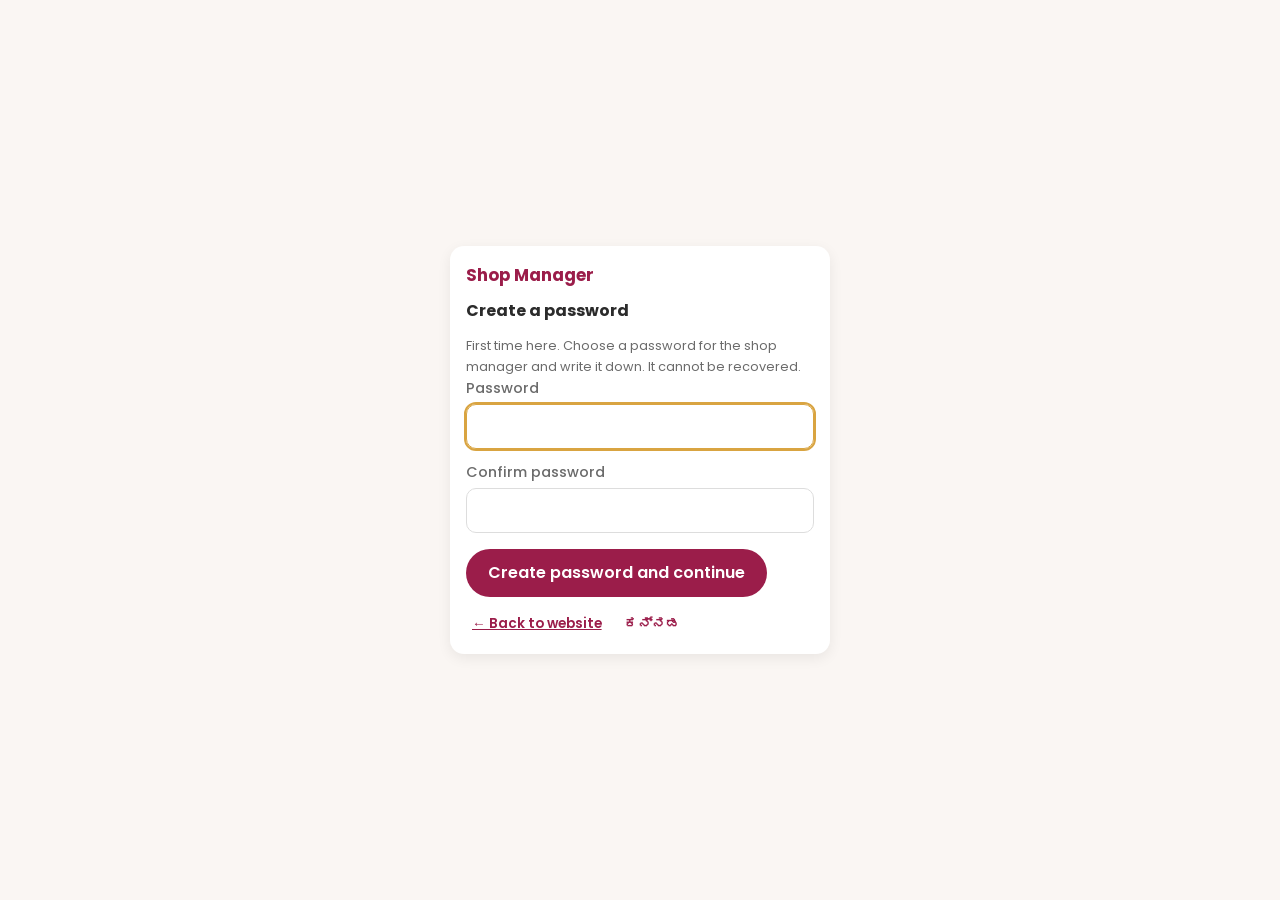
<file: admin.html>
<!DOCTYPE html>
<html lang="en">
<head>
  <meta charset="UTF-8" />
  <meta name="viewport" content="width=device-width, initial-scale=1.0" />
  <meta name="robots" content="noindex, nofollow" />
  <title>Shop Manager</title>
  <link rel="preconnect" href="https://fonts.googleapis.com" />
  <link rel="preconnect" href="https://fonts.gstatic.com" crossorigin />
  <link href="https://fonts.googleapis.com/css2?family=Noto+Sans+Kannada:wght@400;600;700&family=Poppins:wght@400;500;600&display=swap" rel="stylesheet" />
  <script>
    // Not logged in? Go to the login page before anything is shown.
    (function () {
      try {
        if (!localStorage.getItem("shopManagerLock.v1") || sessionStorage.getItem("shopManagerAuth") !== "1") {
          document.documentElement.style.display = "none";
          location.replace("login.html");
        }
      } catch (e) { location.replace("login.html"); }
    })();
  </script>
  <link rel="stylesheet" href="admin.css" />
</head>
<body>

  <header class="top">
    <h1 id="appTitle">Shop Manager</h1>
    <div class="top-actions">
      <button id="lockBtn" class="chip" type="button" data-i18n="lock.lockNow">Log out</button>
      <button id="alertBtn" class="chip" type="button">Enable alerts</button>
      <button id="langBtn" class="chip" type="button">ಕನ್ನಡ</button>
    </div>
  </header>

  <!-- Red banner shown whenever any item has fewer than 3 pieces -->
  <div id="lowBanner" class="banner" hidden></div>

  <main>

    <!-- HOME -->
    <section id="tab-home" class="tab active">
      <form id="settingsForm" class="card" autocomplete="off">
        <h2 data-i18n="set.title">Shop details</h2>
        <label><span data-i18n="set.shopName">Shop name</span>
          <input id="shopName" type="text" maxlength="60" /></label>
        <button class="btn" type="submit" data-i18n="btn.save">Save</button>
      </form>

      <form id="passwordForm" class="card" autocomplete="off">
        <h2 data-i18n="pw.title">Password</h2>
        <p id="pwStatus" class="muted"></p>
        <label id="pwCurrentWrap"><span data-i18n="pw.current">Current password</span>
          <input id="pwCurrent" type="password" autocomplete="current-password" /></label>
        <label><span data-i18n="pw.new">New password</span>
          <input id="pwNew" type="password" autocomplete="new-password" /></label>
        <label><span data-i18n="pw.confirm">Confirm new password</span>
          <input id="pwConfirm" type="password" autocomplete="new-password" /></label>
        <div class="btn-row">
          <button class="btn" type="submit" data-i18n="pw.save">Save password</button>        </div>
      </form>

      <div class="stats">
        <div class="stat"><span class="stat-label" data-i18n="dash.today">Today's sales</span><strong id="statToday">₹0</strong></div>
        <div class="stat"><span class="stat-label" data-i18n="dash.month">This month</span><strong id="statMonth">₹0</strong></div>
        <div class="stat"><span class="stat-label" data-i18n="dash.items">Pieces in stock</span><strong id="statPieces">0</strong></div>
        <div class="stat"><span class="stat-label" data-i18n="dash.low">Low stock items</span><strong id="statLow">0</strong></div>
      </div>

      <div class="card">
        <h2 data-i18n="dash.lowList">Needs restocking</h2>
        <div id="lowList"></div>
      </div>

      <div class="card">
        <h2 data-i18n="dash.backup">Backup</h2>
        <p class="muted" data-i18n="dash.backupHelp">Your data is saved on this phone/browser only. Download a backup often.</p>
        <div class="btn-row">
          <button id="exportBtn" class="btn" type="button" data-i18n="btn.export">Download backup</button>
          <label class="btn btn-light" for="importFile" data-i18n="btn.import">Restore backup</label>
          <input id="importFile" type="file" accept="application/json,.json" hidden />
        </div>
      </div>
    </section>

    <!-- STOCK -->
    <section id="tab-stock" class="tab">
      <form id="itemForm" class="card" autocomplete="off">
        <h2 id="itemFormTitle" data-i18n="stock.add">Add item</h2>
        <input type="hidden" id="itemId" />
        <label><span data-i18n="f.name">Item name</span>
          <input id="itemName" type="text" required maxlength="80" /></label>
        <label><span data-i18n="f.category">Category</span>
          <input id="itemCategory" type="text" maxlength="40" placeholder="Saree, Kurti..." /></label>
        <div class="two">
          <label><span data-i18n="f.cost">Cost price (₹)</span>
            <input id="itemCost" type="number" inputmode="decimal" min="0" step="any" /></label>
          <label><span data-i18n="f.price">Selling price (₹)</span>
            <input id="itemPrice" type="number" inputmode="decimal" min="0" step="any" /></label>
        </div>
        <label><span data-i18n="f.qty">Quantity</span>
          <input id="itemQty" type="number" inputmode="numeric" min="0" step="1" value="0" /></label>
        <div class="btn-row">
          <button class="btn" type="submit" data-i18n="btn.save">Save</button>
          <button id="itemCancel" class="btn btn-light" type="button" data-i18n="btn.cancel" hidden>Cancel</button>
        </div>
      </form>

      <input id="stockSearch" class="search" type="search" data-i18n-ph="stock.search" placeholder="Search items" />
      <div id="stockList"></div>
    </section>

    <!-- SALES -->
    <section id="tab-sales" class="tab">
      <form id="saleForm" class="card" autocomplete="off">
        <h2 data-i18n="sales.record">Record a sale</h2>
        <label><span data-i18n="f.item">Item</span>
          <select id="saleItem" required></select></label>
        <div class="two">
          <label><span data-i18n="f.saleQty">Quantity sold</span>
            <input id="saleQty" type="number" inputmode="numeric" min="1" step="1" value="1" required /></label>
          <label><span data-i18n="f.salePrice">Price per piece (₹)</span>
            <input id="salePrice" type="number" inputmode="decimal" min="0" step="any" required /></label>
        </div>
        <label><span data-i18n="f.date">Date</span>
          <input id="saleDate" type="date" required /></label>
        <button class="btn" type="submit" data-i18n="btn.sell">Record sale</button>
      </form>

      <div class="card">
        <h2><span data-i18n="sales.history">Recent sales</span> · <span id="todayTotal" class="muted">₹0</span></h2>
        <div id="salesList"></div>
      </div>
    </section>

    <!-- BILLS -->
    <section id="tab-bills" class="tab">
      <form id="billForm" class="card" autocomplete="off">
        <h2 data-i18n="bills.add">Save wholesale bill</h2>
        <label><span data-i18n="f.photo">Photo of the list</span>
          <input id="billPhoto" type="file" accept="image/*" /></label>
        <img id="billPreview" class="preview" alt="" hidden />
        <label><span data-i18n="f.supplier">Supplier</span>
          <input id="billSupplier" type="text" maxlength="80" /></label>
        <div class="two">
          <label><span data-i18n="f.date">Date</span>
            <input id="billDate" type="date" required /></label>
          <label><span data-i18n="f.amount">Total amount (₹)</span>
            <input id="billAmount" type="number" inputmode="decimal" min="0" step="any" /></label>
        </div>
        <label><span data-i18n="f.note">Note</span>
          <input id="billNote" type="text" maxlength="120" /></label>
        <button class="btn" type="submit" data-i18n="btn.save">Save</button>
      </form>

      <div class="card">
        <h2 data-i18n="bills.history">Saved bills</h2>
        <div id="billList"></div>
      </div>
    </section>

    <!-- REPORTS -->
    <section id="tab-reports" class="tab">
      <div class="card no-print">
        <h2 data-i18n="rep.make">Make a report</h2>
        <label><span data-i18n="rep.period">Report for</span>
          <select id="repKind">
            <option value="day" data-i18n="rep.day">Day</option>
            <option value="week" data-i18n="rep.week">Week (Mon–Sun)</option>
            <option value="month" data-i18n="rep.month">Month</option>
            <option value="year" data-i18n="rep.year">Year</option>
          </select></label>
        <label><span data-i18n="rep.pickDate">Choose any date inside the period</span>
          <input id="repDate" type="date" /></label>
        <p id="repRange" class="muted"></p>
        <button id="repDownload" class="btn" type="button" data-i18n="rep.download">Download PDF</button>
        <p class="muted" data-i18n="rep.howto">A print window opens. Choose 'Save as PDF' as the printer, then tap Save.</p>
      </div>
      <div id="reportPreview" class="report"></div>
    </section>

  </main>

  <nav class="bottom-nav">
    <button class="nav-btn active" data-tab="home" type="button" data-i18n="nav.home">Home</button>
    <button class="nav-btn" data-tab="stock" type="button" data-i18n="nav.stock">Stock</button>
    <button class="nav-btn" data-tab="sales" type="button" data-i18n="nav.sales">Sales</button>
    <button class="nav-btn" data-tab="bills" type="button" data-i18n="nav.bills">Bills</button>
    <button class="nav-btn" data-tab="reports" type="button" data-i18n="nav.reports">Reports</button>
  </nav>

  <!-- Full-size bill photo viewer -->
  <div id="viewer" class="viewer" hidden>
    <button id="viewerClose" class="btn btn-light" type="button" data-i18n="btn.close">Close</button>
    <img id="viewerImg" alt="" />
    <p id="viewerCaption"></p>
  </div>

  <div id="toast" class="toast" hidden></div>

  <script src="auth.js"></script>
  <script src="admin.js"></script>
</body>
</html>
</file>
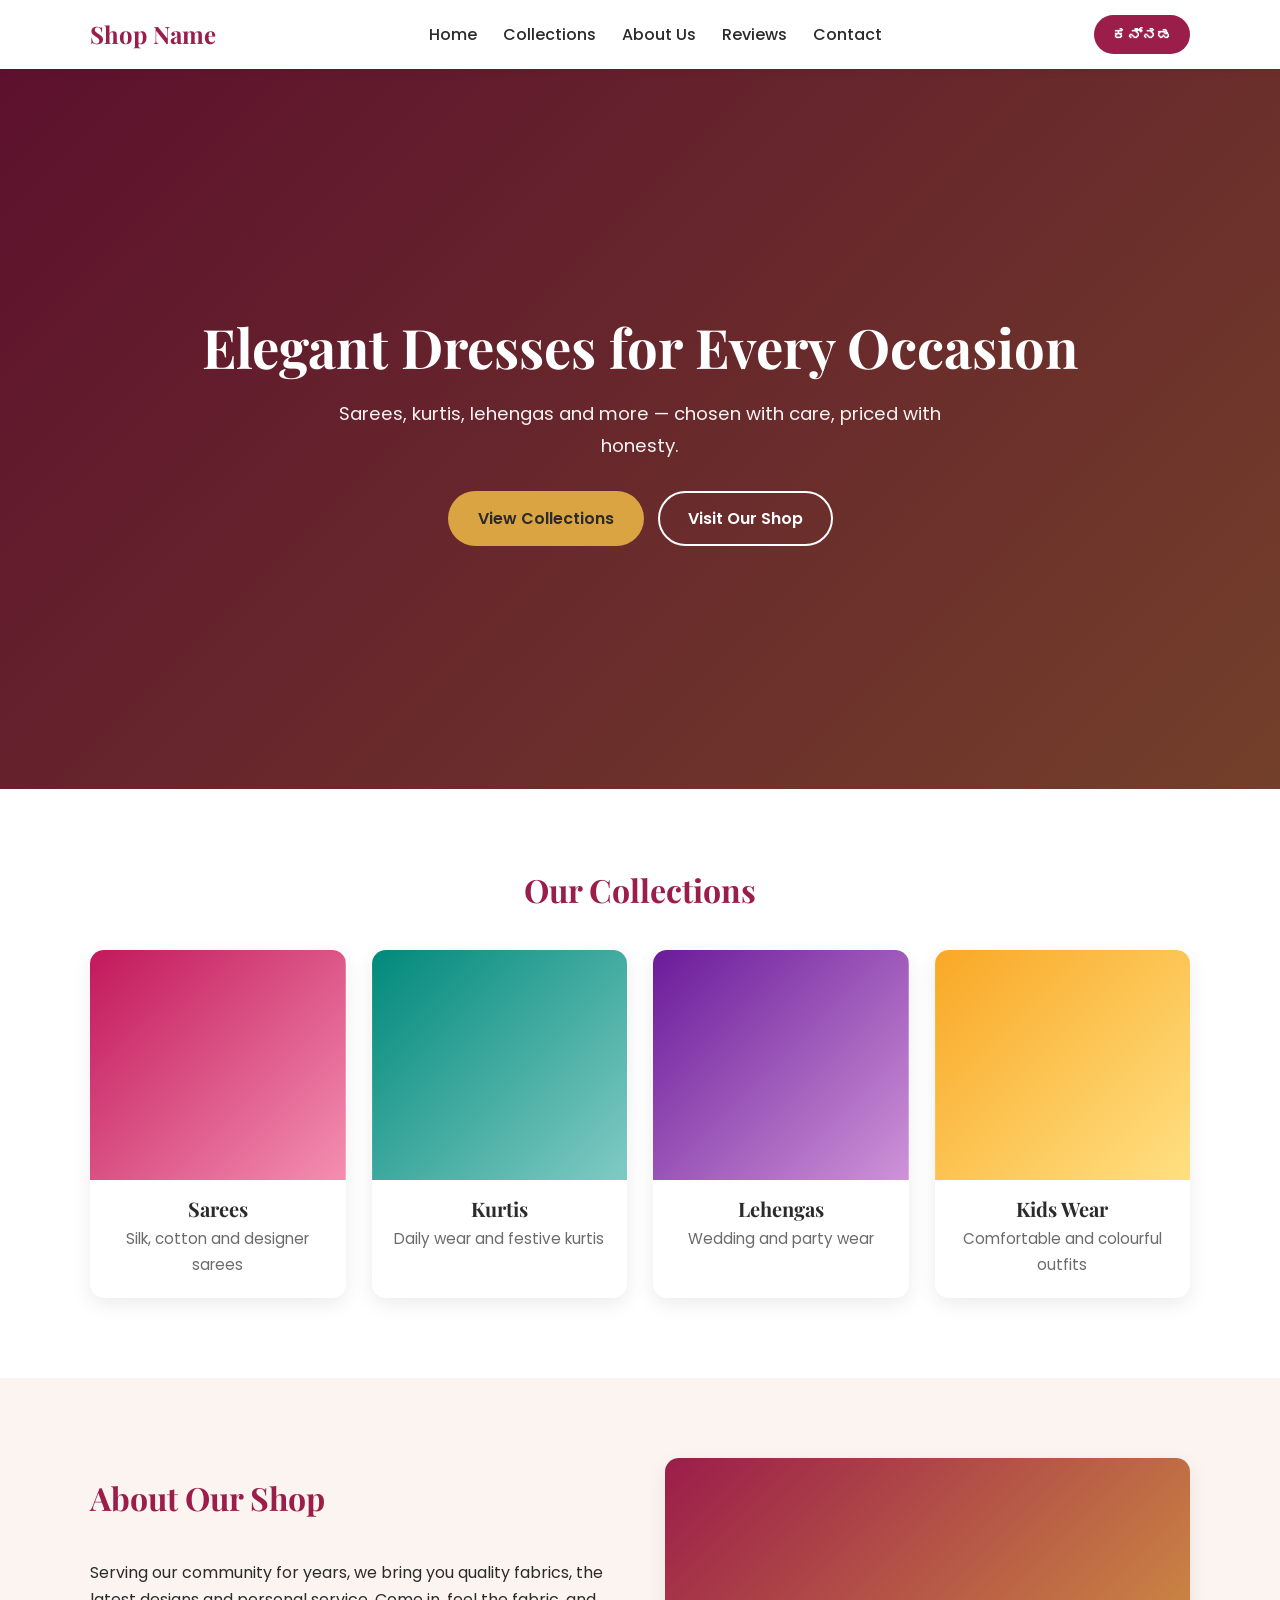
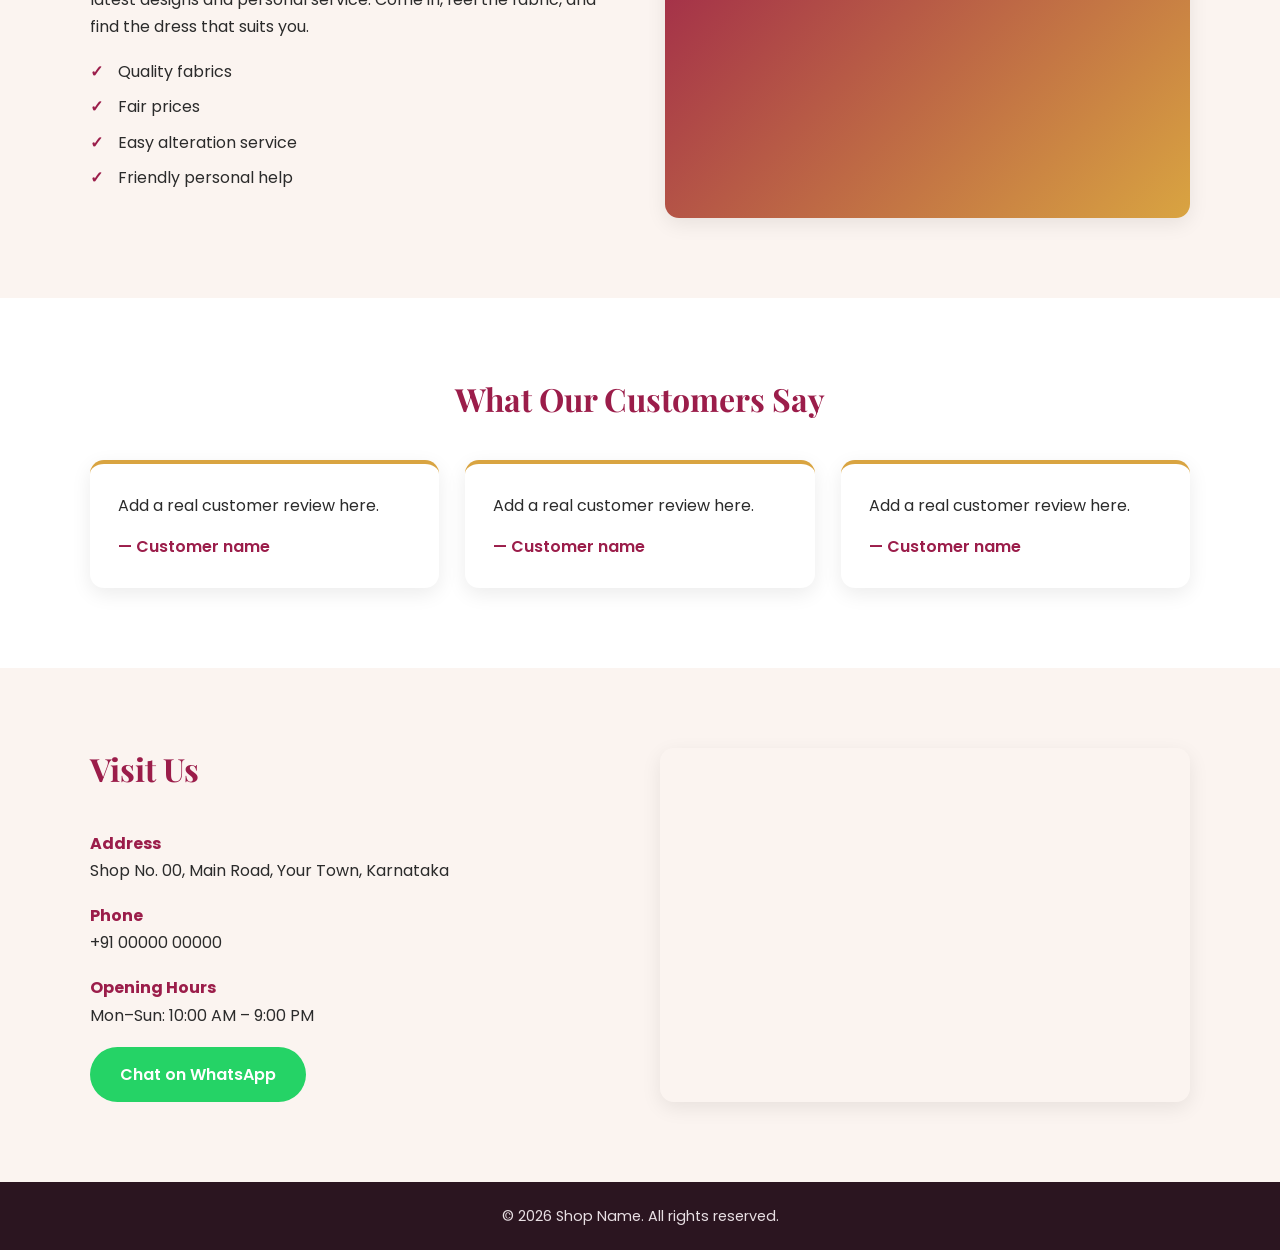
<file: index11.html>
<!DOCTYPE html>
<html lang="en">
<head>
  <meta charset="UTF-8" />
  <meta name="viewport" content="width=device-width, initial-scale=1.0" />
  <title>Shop Name | Dress Shop</title>
  <meta name="description" content="Sarees, kurtis, lehengas and kids wear. Visit our dress shop." />

  <!-- Fonts: Poppins for English, Noto Sans Kannada for Kannada -->
  <link rel="preconnect" href="https://fonts.googleapis.com" />
  <link rel="preconnect" href="https://fonts.gstatic.com" crossorigin />
  <link href="https://fonts.googleapis.com/css2?family=Noto+Sans+Kannada:wght@400;600;700&family=Playfair+Display:wght@600;700&family=Poppins:wght@400;500;600&display=swap" rel="stylesheet" />

  <link rel="stylesheet" href="style.css" />
</head>
<body>

  <!-- HEADER -->
  <header class="header">
    <div class="container header-inner">
      <a href="#home" class="logo" data-i18n="shop.name">Shop Name</a>

      <nav class="nav" id="nav">
        <a href="#home" data-i18n="nav.home">Home</a>
        <a href="#collections" data-i18n="nav.collections">Collections</a>
        <a href="#about" data-i18n="nav.about">About Us</a>
        <a href="#reviews" data-i18n="nav.reviews">Reviews</a>
        <a href="#contact" data-i18n="nav.contact">Contact</a>
      </nav>

      <div class="header-actions">
        <button id="langToggle" class="lang-btn" aria-label="Change language">ಕನ್ನಡ</button>
        <button id="menuBtn" class="menu-btn" aria-label="Open menu">&#9776;</button>
      </div>
    </div>
  </header>

  <main>
    <!-- HERO -->
    <section id="home" class="hero">
      <div class="container hero-inner">
        <h1 data-i18n="hero.title">Elegant Dresses for Every Occasion</h1>
        <p data-i18n="hero.subtitle">Sarees, kurtis, lehengas and more — chosen with care, priced with honesty.</p>
        <div class="hero-buttons">
          <a href="#collections" class="btn btn-primary" data-i18n="hero.cta1">View Collections</a>
          <a href="#contact" class="btn btn-outline" data-i18n="hero.cta2">Visit Our Shop</a>
        </div>
      </div>
    </section>

    <!-- COLLECTIONS -->
    <section id="collections" class="section">
      <div class="container">
        <h2 class="section-title" data-i18n="collections.title">Our Collections</h2>
        <div class="grid">
          <!-- Replace the .card-img background with real photos: style="background-image:url('images/sarees.jpg')" -->
          <article class="card">
            <div class="card-img img1"></div>
            <h3 data-i18n="col.sarees">Sarees</h3>
            <p data-i18n="col.sarees.desc">Silk, cotton and designer sarees</p>
          </article>
          <article class="card">
            <div class="card-img img2"></div>
            <h3 data-i18n="col.kurtis">Kurtis</h3>
            <p data-i18n="col.kurtis.desc">Daily wear and festive kurtis</p>
          </article>
          <article class="card">
            <div class="card-img img3"></div>
            <h3 data-i18n="col.lehengas">Lehengas</h3>
            <p data-i18n="col.lehengas.desc">Wedding and party wear</p>
          </article>
          <article class="card">
            <div class="card-img img4"></div>
            <h3 data-i18n="col.kids">Kids Wear</h3>
            <p data-i18n="col.kids.desc">Comfortable and colourful outfits</p>
          </article>
        </div>
      </div>
    </section>

    <!-- ABOUT -->
    <section id="about" class="section section-alt">
      <div class="container about">
        <div class="about-text">
          <h2 class="section-title left" data-i18n="about.title">About Our Shop</h2>
          <p data-i18n="about.text">Serving our community for years, we bring you quality fabrics, the latest designs and personal service. Come in, feel the fabric, and find the dress that suits you.</p>
          <ul class="features">
            <li data-i18n="about.f1">Quality fabrics</li>
            <li data-i18n="about.f2">Fair prices</li>
            <li data-i18n="about.f3">Easy alteration service</li>
            <li data-i18n="about.f4">Friendly personal help</li>
          </ul>
        </div>
        <div class="about-img"></div>
      </div>
    </section>

    <!-- REVIEWS (replace with REAL customer reviews) -->
    <section id="reviews" class="section">
      <div class="container">
        <h2 class="section-title" data-i18n="reviews.title">What Our Customers Say</h2>
        <div class="grid grid-3">
          <blockquote class="review">
            <p data-i18n="reviews.r1">Add a real customer review here.</p>
            <cite data-i18n="reviews.name">— Customer name</cite>
          </blockquote>
          <blockquote class="review">
            <p data-i18n="reviews.r1">Add a real customer review here.</p>
            <cite data-i18n="reviews.name">— Customer name</cite>
          </blockquote>
          <blockquote class="review">
            <p data-i18n="reviews.r1">Add a real customer review here.</p>
            <cite data-i18n="reviews.name">— Customer name</cite>
          </blockquote>
        </div>
      </div>
    </section>

    <!-- CONTACT -->
    <section id="contact" class="section section-alt">
      <div class="container contact">
        <div class="contact-info">
          <h2 class="section-title left" data-i18n="contact.title">Visit Us</h2>

          <h4 data-i18n="contact.address">Address</h4>
          <p data-i18n="contact.address.value">Shop No. 00, Main Road, Your Town, Karnataka</p>

          <h4 data-i18n="contact.phone">Phone</h4>
          <p><a href="tel:+910000000000">+91 00000 00000</a></p>

          <h4 data-i18n="contact.hours">Opening Hours</h4>
          <p data-i18n="contact.hours.value">Mon–Sun: 10:00 AM – 9:00 PM</p>

          <a class="btn btn-whatsapp" target="_blank" rel="noopener"
             href="https://wa.me/910000000000?text=Hello" data-i18n="contact.whatsapp">Chat on WhatsApp</a>
        </div>

        <div class="map">
          <!-- Google Maps > Share > Embed a map > paste the iframe src below -->
          <iframe src="https://www.google.com/maps?q=Karnataka&output=embed"
                  loading="lazy" title="Shop location" allowfullscreen></iframe>
        </div>
      </div>
    </section>
  </main>

  <footer class="footer">
    <div class="container">
      <p data-i18n="footer.text">© 2026 Shop Name. All rights reserved.</p>
    </div>
  </footer>

  <script src="translations.js"></script>
  <script src="script.js"></script>
</body>
</html>
</file>
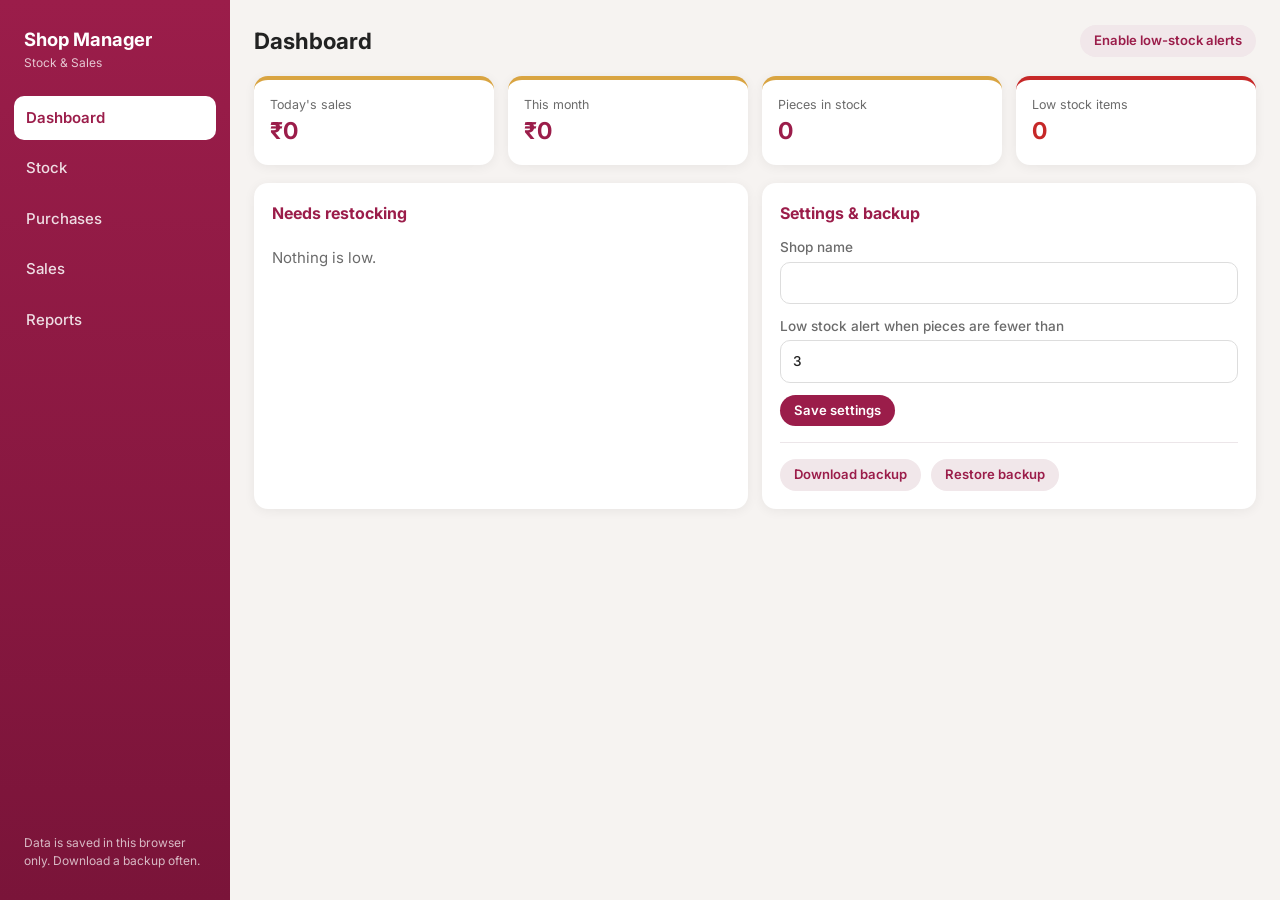
<file: index21.html>
<!DOCTYPE html>
<html lang="en">
<head>
<meta charset="UTF-8" />
<meta name="viewport" content="width=device-width, initial-scale=1.0" />
<meta name="robots" content="noindex, nofollow" />
<title>Shop Manager</title>
<link rel="preconnect" href="https://fonts.googleapis.com" />
<link rel="preconnect" href="https://fonts.gstatic.com" crossorigin />
<link href="https://fonts.googleapis.com/css2?family=Inter:wght@400;500;600;700&display=swap" rel="stylesheet" />
<style>
:root{
  --primary:#9b1d4a; --primary-dark:#7a1439; --accent:#d9a441;
  --bg:#f6f3f1; --card:#fff; --text:#222; --muted:#6b6b6b; --line:#ece6e9;
  --ok:#1b8a4b; --warn:#c77700; --bad:#c62828; --radius:14px;
  --shadow:0 2px 12px rgba(0,0,0,.06);
}
*{box-sizing:border-box;margin:0;padding:0}
[hidden]{display:none!important}
body{font-family:"Inter",system-ui,sans-serif;background:var(--bg);color:var(--text);line-height:1.5;font-size:15px}

/* Layout */
.app{display:grid;grid-template-columns:230px 1fr;min-height:100vh}
.side{background:linear-gradient(180deg,var(--primary),var(--primary-dark));color:#fff;padding:20px 14px;position:sticky;top:0;height:100vh;display:flex;flex-direction:column;gap:6px}
.brand{font-size:1.15rem;font-weight:700;padding:6px 10px 18px;overflow-wrap:anywhere}
.brand small{display:block;font-weight:400;opacity:.75;font-size:.75rem}
.nav-btn{background:none;border:none;color:#fff;text-align:left;padding:11px 12px;border-radius:10px;font:inherit;font-weight:500;cursor:pointer;display:flex;justify-content:space-between;align-items:center;opacity:.85}
.nav-btn:hover{background:rgba(255,255,255,.12);opacity:1}
.nav-btn.active{background:#fff;color:var(--primary);opacity:1;font-weight:600}
.pill{background:var(--bad);color:#fff;border-radius:999px;font-size:.72rem;padding:1px 8px;font-weight:600}
.side-foot{margin-top:auto;font-size:.75rem;opacity:.7;padding:10px}
.main{padding:24px;max-width:1100px;width:100%}
.page-head{display:flex;justify-content:space-between;align-items:center;gap:10px;flex-wrap:wrap;margin-bottom:18px}
.page-head h1{font-size:1.4rem}
.tab{display:none}.tab.active{display:block}

/* Components */
.card{background:var(--card);border-radius:var(--radius);box-shadow:var(--shadow);padding:18px;margin-bottom:18px}
.card h2{font-size:1rem;color:var(--primary);margin-bottom:12px}
.grid{display:grid;gap:14px}
.g4{grid-template-columns:repeat(4,1fr)}
.g2{grid-template-columns:1fr 1fr}
.g3{grid-template-columns:repeat(3,1fr)}
.stat{background:var(--card);border-radius:var(--radius);box-shadow:var(--shadow);padding:16px;border-top:4px solid var(--accent)}
.stat span{display:block;font-size:.78rem;color:var(--muted)}
.stat strong{font-size:1.45rem;color:var(--primary)}
.stat.red{border-top-color:var(--bad)}.stat.red strong{color:var(--bad)}
label{display:block;font-size:.85rem;font-weight:500;margin-bottom:12px}
label>span{display:block;color:var(--muted);margin-bottom:4px}
input,select,textarea{width:100%;padding:10px 12px;border:1px solid #ddd;border-radius:10px;font:inherit;background:#fff;color:var(--text)}
input:focus,select:focus{outline:2px solid var(--accent);border-color:var(--accent)}
.btn{background:var(--primary);color:#fff;border:none;border-radius:999px;padding:10px 20px;font:inherit;font-weight:600;cursor:pointer;display:inline-block;text-align:center}
.btn:hover{background:var(--primary-dark)}
.btn.light{background:#f1e7ea;color:var(--primary)}.btn.light:hover{background:#e8d8dd}
.btn.sm{padding:6px 14px;font-size:.82rem}
.btn-row{display:flex;gap:10px;flex-wrap:wrap;align-items:center}
.link{background:none;border:none;color:var(--primary);font:inherit;font-weight:600;font-size:.84rem;cursor:pointer;padding:3px 6px}
.link.danger{color:var(--bad)}
.muted{color:var(--muted);font-size:.88rem}
.empty{color:var(--muted);padding:10px 0}
.badge{font-size:.75rem;font-weight:600;padding:3px 10px;border-radius:999px;background:#e3f4ea;color:var(--ok);white-space:nowrap}
.badge.warn{background:#fff0d9;color:var(--warn)}.badge.bad{background:#fde3e3;color:var(--bad)}
.banner{background:var(--bad);color:#fff;padding:11px 16px;border-radius:12px;font-weight:600;margin-bottom:16px;cursor:pointer}

/* Tables */
.tw{overflow-x:auto}
table{width:100%;border-collapse:collapse;font-size:.88rem}
th,td{padding:9px 10px;border-bottom:1px solid var(--line);text-align:left;white-space:nowrap}
th{background:#f8f0f3;font-weight:600;color:var(--primary)}
td.r,th.r{text-align:right}
tfoot td{font-weight:700;border-top:2px solid var(--primary)}
tr.low td:first-child{border-left:4px solid var(--warn)}
tr.out td:first-child{border-left:4px solid var(--bad)}

/* Purchase lines */
.line{display:grid;grid-template-columns:2fr 1fr 1fr 1fr auto;gap:8px;align-items:end;margin-bottom:8px}
.line label{margin:0}
.thumb{width:54px;height:54px;object-fit:cover;border-radius:8px;cursor:pointer;background:#eee}
.preview{max-width:100%;max-height:220px;border-radius:10px;margin-bottom:12px}

/* Report */
.report h2.title{text-align:center;color:var(--primary);font-size:1.35rem}
.report .sub{text-align:center;color:var(--muted);margin-bottom:10px}
.report h4{margin:20px 0 8px;color:var(--primary);border-bottom:2px solid var(--accent);padding-bottom:3px}
.sumgrid{display:grid;grid-template-columns:repeat(auto-fit,minmax(150px,1fr));gap:10px}
.sumgrid div{background:#faf6f3;border-radius:10px;padding:9px 12px}
.sumgrid span{display:block;font-size:.75rem;color:var(--muted)}.sumgrid strong{font-size:1.05rem}

/* Modal + toast */
.viewer{position:fixed;inset:0;background:rgba(0,0,0,.9);z-index:100;display:flex;flex-direction:column;align-items:center;gap:12px;padding:16px;overflow:auto}
.viewer img{max-width:100%;max-height:80vh}.viewer p{color:#fff}
.toast{position:fixed;left:50%;bottom:90px;transform:translateX(-50%);background:#222;color:#fff;padding:10px 18px;border-radius:999px;z-index:120;max-width:92%;text-align:center;box-shadow:var(--shadow)}

/* Mobile */
@media(max-width:820px){
  .app{grid-template-columns:1fr}
  .side{position:fixed;top:auto;bottom:0;left:0;right:0;height:auto;flex-direction:row;padding:0;gap:0;z-index:60;box-shadow:0 -2px 12px rgba(0,0,0,.15)}
  .brand,.side-foot{display:none}
  .nav-btn{flex:1;justify-content:center;border-radius:0;padding:14px 2px;font-size:.78rem;gap:4px}
  .nav-btn.active{background:#fff}
  .main{padding:14px 14px 90px}
  .g4{grid-template-columns:1fr 1fr}.g3,.g2{grid-template-columns:1fr}
  .line{grid-template-columns:1fr 1fr}
  .line .full{grid-column:1/-1}
}

/* Print: only the report */
@media print{
  @page{size:A4;margin:14mm}
  .side,.page-head,.banner,.toast,.viewer,.noprint{display:none!important}
  body{background:#fff}
  .app{display:block}.main{padding:0;max-width:none}
  .tab{display:none!important}#tab-reports{display:block!important}
  .card{box-shadow:none;padding:0}
  th,td{white-space:normal;font-size:9.5pt}
  thead{display:table-header-group}tr{page-break-inside:avoid}
  *{-webkit-print-color-adjust:exact;print-color-adjust:exact}
}
</style>
</head>
<body>
<div class="app">

  <aside class="side">
    <div class="brand"><span id="brandName">Shop Manager</span><small>Stock &amp; Sales</small></div>
    <button class="nav-btn active" data-tab="dashboard">Dashboard</button>
    <button class="nav-btn" data-tab="stock">Stock <span id="navLow" class="pill" hidden>0</span></button>
    <button class="nav-btn" data-tab="purchases">Purchases</button>
    <button class="nav-btn" data-tab="sales">Sales</button>
    <button class="nav-btn" data-tab="reports">Reports</button>
    <div class="side-foot">Data is saved in this browser only. Download a backup often.</div>
  </aside>

  <main class="main">

    <div id="lowBanner" class="banner" hidden></div>

    <!-- DASHBOARD -->
    <section id="tab-dashboard" class="tab active">
      <div class="page-head"><h1>Dashboard</h1>
        <button id="alertBtn" class="btn light sm" type="button">Enable low-stock alerts</button></div>
      <div class="grid g4" style="margin-bottom:18px">
        <div class="stat"><span>Today's sales</span><strong id="stToday">₹0</strong></div>
        <div class="stat"><span>This month</span><strong id="stMonth">₹0</strong></div>
        <div class="stat"><span>Pieces in stock</span><strong id="stPieces">0</strong></div>
        <div class="stat red"><span>Low stock items</span><strong id="stLow">0</strong></div>
      </div>
      <div class="grid g2">
        <div class="card"><h2>Needs restocking</h2><div id="lowList"></div></div>
        <div class="card"><h2>Settings &amp; backup</h2>
          <form id="settingsForm" autocomplete="off">
            <label><span>Shop name</span><input id="setName" maxlength="60" /></label>
            <label><span>Low stock alert when pieces are fewer than</span>
              <input id="setLow" type="number" min="1" step="1" value="3" /></label>
            <button class="btn sm" type="submit">Save settings</button>
          </form>
          <hr style="border:none;border-top:1px solid var(--line);margin:16px 0" />
          <div class="btn-row">
            <button id="exportBtn" class="btn light sm" type="button">Download backup</button>
            <label class="btn light sm" for="importFile" style="margin:0">Restore backup</label>
            <input id="importFile" type="file" accept=".json,application/json" hidden />
          </div>
        </div>
      </div>
    </section>

    <!-- STOCK -->
    <section id="tab-stock" class="tab">
      <div class="page-head"><h1>Stock</h1></div>
      <form id="itemForm" class="card" autocomplete="off">
        <h2 id="itemFormTitle">Add item</h2>
        <input type="hidden" id="itemId" />
        <div class="grid g3">
          <label><span>Item name</span><input id="itemName" required maxlength="80" /></label>
          <label><span>Category</span><input id="itemCategory" maxlength="40" placeholder="Saree, Kurti, Kids..." /></label>
          <label><span>Quantity</span><input id="itemQty" type="number" min="0" step="1" value="0" /></label>
          <label><span>Cost price (₹)</span><input id="itemCost" type="number" min="0" step="any" /></label>
          <label><span>Selling price (₹)</span><input id="itemPrice" type="number" min="0" step="any" /></label>
        </div>
        <div class="btn-row">
          <button class="btn" type="submit">Save item</button>
          <button id="itemCancel" class="btn light" type="button" hidden>Cancel</button>
        </div>
      </form>
      <div class="card">
        <input id="stockSearch" type="search" placeholder="Search items or category" style="margin-bottom:12px" />
        <div class="tw"><table>
          <thead><tr><th>Item</th><th>Category</th><th class="r">Cost</th><th class="r">Price</th><th class="r">Qty</th><th>Status</th><th></th></tr></thead>
          <tbody id="stockBody"></tbody>
        </table></div>
      </div>
    </section>

    <!-- PURCHASES -->
    <section id="tab-purchases" class="tab">
      <div class="page-head"><h1>Wholesale purchases</h1></div>
      <form id="purForm" class="card" autocomplete="off">
        <h2>Record clothes bought from wholesale</h2>
        <div class="grid g3">
          <label><span>Supplier</span><input id="purSupplier" maxlength="80" /></label>
          <label><span>Date</span><input id="purDate" type="date" required /></label>
          <label><span>Note</span><input id="purNote" maxlength="120" /></label>
        </div>
        <p class="muted" style="margin-bottom:8px">Add each type of cloth you bought. Stock goes up automatically. New names are added as new items.</p>
        <div id="purLines"></div>
        <button id="addLine" class="btn light sm" type="button" style="margin-bottom:14px">+ Add another item</button>
        <label><span>Photo of the bill / list (optional)</span><input id="purPhoto" type="file" accept="image/*" /></label>
        <img id="purPreview" class="preview" alt="" hidden />
        <p><strong>Total: <span id="purTotal">₹0</span></strong></p>
        <div class="btn-row" style="margin-top:10px"><button class="btn" type="submit">Save purchase &amp; add to stock</button></div>
      </form>
      <datalist id="itemsList"></datalist>
      <div class="card">
        <h2>Purchase history</h2>
        <div class="tw"><table>
          <thead><tr><th>Date</th><th>Supplier</th><th>Items</th><th class="r">Amount</th><th>Bill</th><th></th></tr></thead>
          <tbody id="purBody"></tbody>
        </table></div>
      </div>
    </section>

    <!-- SALES -->
    <section id="tab-sales" class="tab">
      <div class="page-head"><h1>Sales</h1></div>
      <form id="saleForm" class="card" autocomplete="off">
        <h2>Record a sale</h2>
        <div class="grid g4">
          <label><span>Item</span><select id="saleItem" required></select></label>
          <label><span>Quantity</span><input id="saleQty" type="number" min="1" step="1" value="1" required /></label>
          <label><span>Price per piece (₹)</span><input id="salePrice" type="number" min="0" step="any" required /></label>
          <label><span>Date</span><input id="saleDate" type="date" required /></label>
        </div>
        <button class="btn" type="submit">Record sale</button>
      </form>
      <div class="card">
        <h2>Recent sales · today <span id="todayTotal">₹0</span></h2>
        <div class="tw"><table>
          <thead><tr><th>Date</th><th>Item</th><th class="r">Qty</th><th class="r">Price</th><th class="r">Total</th><th></th></tr></thead>
          <tbody id="salesBody"></tbody>
        </table></div>
      </div>
    </section>

    <!-- REPORTS -->
    <section id="tab-reports" class="tab">
      <div class="page-head"><h1>Reports</h1></div>
      <div class="card noprint">
        <div class="grid g3">
          <label><span>Report for</span>
            <select id="repKind">
              <option value="day">Day</option><option value="week">Week (Mon–Sun)</option>
              <option value="month">Month</option><option value="year">Year</option>
            </select></label>
          <label><span>Pick any date in the period</span><input id="repDate" type="date" /></label>
          <div><span class="muted" style="display:block;margin-bottom:4px">Covers</span><strong id="repRange"></strong></div>
        </div>
        <div class="btn-row">
          <button id="repPrint" class="btn" type="button">Download PDF</button>
          <button id="repCsv" class="btn light" type="button">Download Excel (CSV)</button>
        </div>
        <p class="muted" style="margin-top:8px">For PDF: a print window opens. Choose "Save as PDF" as the printer, then Save.</p>
      </div>
      <div id="report" class="card report"></div>
    </section>

  </main>
</div>

<div id="viewer" class="viewer" hidden>
  <button id="viewerClose" class="btn light" type="button">Close</button>
  <img id="viewerImg" alt="" /><p id="viewerCap"></p>
</div>
<div id="toast" class="toast" hidden></div>

<script>
(function(){
"use strict";
var $=function(id){return document.getElementById(id)};
var LS="shopManagerPro.v1";
var data={items:[],sales:[],purchases:[],settings:{shopName:"",low:3}};

/* ---------- helpers ---------- */
function esc(v){return String(v==null?"":v).replace(/[&<>"']/g,function(c){return {"&":"&amp;","<":"&lt;",">":"&gt;",'"':"&quot;","'":"&#39;"}[c]})}
function uid(){return Date.now().toString(36)+Math.random().toString(36).slice(2,8)}
function num(v){var n=Number(v);return isFinite(n)?n:0}
function money(n){return "₹"+num(n).toLocaleString("en-IN")}
function pad(n){return String(n).padStart(2,"0")}
function ymd(d){return d.getFullYear()+"-"+pad(d.getMonth()+1)+"-"+pad(d.getDate())}
function today(){return ymd(new Date())}
function fromYmd(s){var p=String(s).split("-");return new Date(+p[0],+p[1]-1,+p[2])}
function fmt(s){var p=String(s||"").split("-");return p.length===3?p[2]+"/"+p[1]+"/"+p[0]:(s||"")}
function low(){return Math.max(1,Math.floor(num(data.settings.low))||3)}
var tt;function toast(m){var e=$("toast");e.textContent=m;e.hidden=false;clearTimeout(tt);tt=setTimeout(function(){e.hidden=true},3500)}

function load(){try{var r=localStorage.getItem(LS);if(r){var d=JSON.parse(r);
  data={items:d.items||[],sales:d.sales||[],purchases:d.purchases||[],
  settings:Object.assign({shopName:"",low:3},d.settings||{})}}}catch(e){}}
function save(){try{localStorage.setItem(LS,JSON.stringify(data));return true}catch(e){toast("Could not save. Storage may be full.");return false}}

/* ---------- bill photos (IndexedDB) ---------- */
var dbp;
function db(){if(!dbp)dbp=new Promise(function(res,rej){var q=indexedDB.open("shopManagerProPhotos",1);
  q.onupgradeneeded=function(){q.result.createObjectStore("p",{keyPath:"id"})};
  q.onsuccess=function(){res(q.result)};q.onerror=function(){rej(q.error)}});return dbp}
function tx(mode,fn){return db().then(function(d){return new Promise(function(res,rej){
  var t=d.transaction("p",mode),r=fn(t.objectStore("p"));
  t.oncomplete=function(){res(r?r.result:undefined)};t.onerror=function(){rej(t.error)}})})}
var pPut=function(id,u){return tx("readwrite",function(s){return s.put({id:id,url:u})})};
var pGet=function(id){return tx("readonly",function(s){return s.get(id)}).then(function(r){return r?r.url:null})};
var pDel=function(id){return tx("readwrite",function(s){return s.delete(id)})};
var pAll=function(){return tx("readonly",function(s){return s.getAll()})};
var pClr=function(){return tx("readwrite",function(s){return s.clear()})};
function compress(file,max,q){return new Promise(function(res,rej){var im=new Image(),u=URL.createObjectURL(file);
  im.onload=function(){var k=Math.min(1,max/Math.max(im.width,im.height)),c=document.createElement("canvas");
    c.width=Math.round(im.width*k);c.height=Math.round(im.height*k);c.getContext("2d").drawImage(im,0,0,c.width,c.height);
    URL.revokeObjectURL(u);res(c.toDataURL("image/jpeg",q))};
  im.onerror=function(){URL.revokeObjectURL(u);rej(new Error("img"))};im.src=u})}

/* ---------- low stock + notifications ---------- */
function lowItems(){return data.items.filter(function(i){return i.qty<low()}).sort(function(a,b){return a.qty-b.qty})}
function notify(title,body){try{
  if(!("Notification"in window)||Notification.permission!=="granted")return;
  var o={body:body,tag:"low-stock"};
  if("serviceWorker"in navigator&&navigator.serviceWorker.getRegistration){
    navigator.serviceWorker.getRegistration().then(function(r){if(r)r.showNotification(title,o);else new Notification(title,o)})
      .catch(function(){try{new Notification(title,o)}catch(e){}});
  }else new Notification(title,o);
}catch(e){}}
function checkBecameLow(item,prev){
  if(item.qty<low()&&prev>=low()){
    var m="Low stock: "+item.name+" ("+item.qty+" left)";
    toast(m);notify(lowItems().length+" item(s) low on stock",m);
  }
}
function alertBtn(){var on="Notification"in window&&Notification.permission==="granted";
  $("alertBtn").textContent=on?"Low-stock alerts are on":"Enable low-stock alerts"}
$("alertBtn").addEventListener("click",function(){
  if(!("Notification"in window)){toast("This browser does not support alerts. The red banner still shows.");return}
  if(Notification.permission==="denied"){toast("Alerts are blocked in your browser settings.");return}
  if(Notification.permission==="granted"){toast("Alerts are already on");return}
  Notification.requestPermission().then(alertBtn).catch(function(){});
});

/* ---------- render ---------- */
function shopTitle(){return data.settings.shopName||"Shop Manager"}
function badgeFor(i){return i.qty===0?'<span class="badge bad">Out of stock</span>':
  i.qty<low()?'<span class="badge warn">Low stock</span>':'<span class="badge">OK</span>'}

function renderTop(){
  var l=lowItems(),b=$("lowBanner");
  $("brandName").textContent=shopTitle();
  b.hidden=!l.length;b.textContent="⚠ "+l.length+" item(s) low on stock. Tap to see.";
  $("navLow").hidden=!l.length;$("navLow").textContent=l.length;
  document.title=(l.length?"("+l.length+") ":"")+shopTitle();
}
function renderDash(){
  var t=today(),m=t.slice(0,7),a=0,b=0;
  data.sales.forEach(function(s){var x=s.qty*s.price;if(s.date===t)a+=x;if(String(s.date).slice(0,7)===m)b+=x});
  $("stToday").textContent=money(a);$("stMonth").textContent=money(b);
  $("stPieces").textContent=data.items.reduce(function(s,i){return s+i.qty},0);
  var l=lowItems();$("stLow").textContent=l.length;
  $("lowList").innerHTML=l.length?l.map(function(i){return '<div style="display:flex;justify-content:space-between;padding:8px 0;border-bottom:1px solid var(--line)"><div><strong>'+esc(i.name)+'</strong><br><span class="muted">'+esc(i.category||"")+'</span></div><span class="badge '+(i.qty===0?"bad":"warn")+'">'+i.qty+' left</span></div>'}).join(""):'<p class="empty">Nothing is low.</p>';
}
function renderStock(){
  var q=$("stockSearch").value.trim().toLowerCase();
  var list=data.items.filter(function(i){return !q||(i.name+" "+(i.category||"")).toLowerCase().indexOf(q)>-1})
    .sort(function(a,b){return a.name.localeCompare(b.name)});
  $("stockBody").innerHTML=list.length?list.map(function(i){
    var c=i.qty===0?"out":i.qty<low()?"low":"";
    return '<tr class="'+c+'"><td><strong>'+esc(i.name)+'</strong></td><td>'+esc(i.category||"")+'</td><td class="r">'+money(i.cost)+'</td><td class="r">'+money(i.price)+'</td><td class="r">'+i.qty+'</td><td>'+badgeFor(i)+'</td><td>'+
      '<button class="link" data-a="add" data-id="'+i.id+'">+ Stock</button><button class="link" data-a="edit" data-id="'+i.id+'">Edit</button><button class="link danger" data-a="del" data-id="'+i.id+'">Delete</button></td></tr>'}).join("")
    :'<tr><td colspan="7" class="empty">'+(data.items.length?"No match.":"No items yet. Add one above or record a purchase.")+'</td></tr>';
  $("itemsList").innerHTML=data.items.map(function(i){return '<option value="'+esc(i.name)+'">'}).join("");
}
function renderSaleSelect(){
  var s=$("saleItem"),keep=s.value;
  s.innerHTML='<option value="">Choose item</option>'+data.items.slice().sort(function(a,b){return a.name.localeCompare(b.name)})
    .map(function(i){return '<option value="'+i.id+'"'+(i.qty===0?" disabled":"")+'>'+esc(i.name)+' ('+i.qty+')</option>'}).join("");
  if(keep&&data.items.some(function(i){return i.id===keep&&i.qty>0}))s.value=keep;
}
function renderSales(){
  var t=today(),tot=0;data.sales.forEach(function(s){if(s.date===t)tot+=s.qty*s.price});
  $("todayTotal").textContent=money(tot);
  var l=data.sales.slice().sort(function(a,b){return String(b.date).localeCompare(String(a.date))||b.ts-a.ts}).slice(0,60);
  $("salesBody").innerHTML=l.length?l.map(function(s){return '<tr><td>'+fmt(s.date)+'</td><td>'+esc(s.name)+'</td><td class="r">'+s.qty+'</td><td class="r">'+money(s.price)+'</td><td class="r">'+money(s.qty*s.price)+'</td><td><button class="link danger" data-a="delsale" data-id="'+s.id+'">Delete</button></td></tr>'}).join("")
    :'<tr><td colspan="6" class="empty">No sales yet.</td></tr>';
}
function renderPurchases(){
  $("purBody").innerHTML=data.purchases.length?data.purchases.map(function(p){
    var items=p.lines.map(function(l){return esc(l.name)+" × "+l.qty}).join(", ");
    return '<tr><td>'+fmt(p.date)+'</td><td>'+esc(p.supplier||"—")+'</td><td style="white-space:normal;min-width:180px">'+items+(p.note?'<br><span class="muted">'+esc(p.note)+'</span>':"")+'</td><td class="r">'+money(p.total)+'</td><td>'+(p.photoId?'<img class="thumb" alt="" data-photo="'+p.photoId+'">':"")+'</td><td><button class="link danger" data-a="delpur" data-id="'+p.id+'">Delete</button></td></tr>'}).join("")
    :'<tr><td colspan="6" class="empty">No purchases saved yet.</td></tr>';
  document.querySelectorAll("#purBody img[data-photo]").forEach(function(im){
    pGet(im.getAttribute("data-photo")).then(function(u){if(u)im.src=u}).catch(function(){})});
}
function renderAll(){renderTop();renderDash();renderStock();renderSaleSelect();renderSales();renderPurchases();renderReport()}

/* ---------- tabs ---------- */
function showTab(n){
  document.querySelectorAll(".tab").forEach(function(s){s.classList.toggle("active",s.id==="tab-"+n)});
  document.querySelectorAll(".nav-btn").forEach(function(b){b.classList.toggle("active",b.dataset.tab===n)});
  window.scrollTo(0,0);
}
document.querySelectorAll(".nav-btn").forEach(function(b){b.addEventListener("click",function(){showTab(b.dataset.tab)})});
$("lowBanner").addEventListener("click",function(){showTab("dashboard")});

/* ---------- settings ---------- */
$("settingsForm").addEventListener("submit",function(e){
  e.preventDefault();
  data.settings={shopName:$("setName").value.trim(),low:Math.max(1,Math.floor(num($("setLow").value))||3)};
  if(save())toast("Saved");renderAll();
});

/* ---------- stock ---------- */
function resetItem(){$("itemForm").reset();$("itemId").value="";$("itemQty").value="0";$("itemFormTitle").textContent="Add item";$("itemCancel").hidden=true}
$("itemForm").addEventListener("submit",function(e){
  e.preventDefault();
  var f={name:$("itemName").value.trim(),category:$("itemCategory").value.trim(),
    cost:Math.max(0,num($("itemCost").value)),price:Math.max(0,num($("itemPrice").value)),
    qty:Math.max(0,Math.floor(num($("itemQty").value)))};
  if(!f.name){toast("Enter an item name");return}
  var id=$("itemId").value,item,prev=Infinity;
  if(id){item=data.items.find(function(i){return i.id===id});if(item){prev=item.qty;Object.assign(item,f)}}
  if(!item){item=Object.assign({id:uid()},f);data.items.push(item)}
  if(save())toast("Saved");resetItem();renderAll();checkBecameLow(item,prev);
});
$("itemCancel").addEventListener("click",resetItem);
$("stockSearch").addEventListener("input",renderStock);
$("stockBody").addEventListener("click",function(e){
  var b=e.target.closest("button[data-a]");if(!b)return;
  var item=data.items.find(function(i){return i.id===b.dataset.id});if(!item)return;
  if(b.dataset.a==="add"){
    var v=parseInt(prompt('How many pieces to add to "'+item.name+'"?',"1"),10);
    if(v>0){item.qty+=v;save();renderAll()}
  }else if(b.dataset.a==="edit"){
    $("itemId").value=item.id;$("itemName").value=item.name;$("itemCategory").value=item.category||"";
    $("itemCost").value=item.cost||"";$("itemPrice").value=item.price||"";$("itemQty").value=item.qty;
    $("itemFormTitle").textContent="Edit item";$("itemCancel").hidden=false;window.scrollTo(0,0);
  }else if(b.dataset.a==="del"){
    if(confirm('Delete "'+item.name+'"?')){data.items=data.items.filter(function(i){return i.id!==item.id});save();renderAll()}
  }
});

/* ---------- purchases ---------- */
function addLine(v){
  v=v||{};var d=document.createElement("div");d.className="line";
  d.innerHTML='<label class="full"><span>Item name</span><input class="l-name" list="itemsList" maxlength="80" value="'+esc(v.name||"")+'"></label>'+
    '<label><span>Qty</span><input class="l-qty" type="number" min="1" step="1" value="'+(v.qty||1)+'"></label>'+
    '<label><span>Cost / piece (₹)</span><input class="l-cost" type="number" min="0" step="any" value="'+(v.cost||"")+'"></label>'+
    '<label><span>Sell price (₹)</span><input class="l-sell" type="number" min="0" step="any" placeholder="optional"></label>'+
    '<button class="link danger" type="button">Remove</button>';
  d.querySelector(".l-name").addEventListener("change",function(){
    var it=data.items.find(function(i){return i.name.toLowerCase()===d.querySelector(".l-name").value.trim().toLowerCase()});
    if(it){if(!d.querySelector(".l-cost").value)d.querySelector(".l-cost").value=it.cost||"";d.querySelector(".l-sell").value=it.price||"";calcTotal()}
  });
  d.querySelector("button").addEventListener("click",function(){if($("purLines").children.length>1){d.remove();calcTotal()}});
  d.addEventListener("input",calcTotal);
  $("purLines").appendChild(d);
}
function lineVals(){return Array.prototype.map.call($("purLines").children,function(d){
  return {name:d.querySelector(".l-name").value.trim(),qty:Math.floor(num(d.querySelector(".l-qty").value)),
    cost:Math.max(0,num(d.querySelector(".l-cost").value)),sell:Math.max(0,num(d.querySelector(".l-sell").value))}
}).filter(function(l){return l.name&&l.qty>0})}
function calcTotal(){$("purTotal").textContent=money(lineVals().reduce(function(s,l){return s+l.qty*l.cost},0))}
$("addLine").addEventListener("click",function(){addLine()});
$("purPhoto").addEventListener("change",function(){var f=$("purPhoto").files[0],p=$("purPreview");
  if(f){p.src=URL.createObjectURL(f);p.hidden=false}else p.hidden=true});

function resetPur(){$("purForm").reset();$("purDate").value=today();$("purLines").innerHTML="";addLine();$("purPreview").hidden=true;calcTotal()}
$("purForm").addEventListener("submit",function(e){
  e.preventDefault();
  var lines=lineVals();if(!lines.length){toast("Add at least one item with a name and quantity");return}
  var file=$("purPhoto").files[0];
  var job=file?compress(file,1400,.8).then(function(u){var id=uid();return pPut(id,u).then(function(){return id})}):Promise.resolve(null);
  job.then(function(photoId){
    var saved=[],total=0,becameLow=[];
    lines.forEach(function(l){
      var it=data.items.find(function(i){return i.name.toLowerCase()===l.name.toLowerCase()});
      if(it){it.qty+=l.qty;if(l.cost)it.cost=l.cost;if(l.sell)it.price=l.sell}
      else{it={id:uid(),name:l.name,category:"",cost:l.cost,price:l.sell,qty:l.qty};data.items.push(it)}
      saved.push({itemId:it.id,name:it.name,qty:l.qty,cost:l.cost});total+=l.qty*l.cost;
    });
    data.purchases.unshift({id:uid(),date:$("purDate").value||today(),supplier:$("purSupplier").value.trim(),
      note:$("purNote").value.trim(),lines:saved,total:total,photoId:photoId});
    if(save())toast("Purchase saved. Stock updated.");
    resetPur();renderAll();
  }).catch(function(){toast("Could not save the photo. Try a smaller image.")});
});
$("purBody").addEventListener("click",function(e){
  var del=e.target.closest('button[data-a="delpur"]');
  if(del){
    var p=data.purchases.find(function(x){return x.id===del.dataset.id});if(!p)return;
    if(!confirm("Delete this purchase? The pieces are also taken off stock."))return;
    p.lines.forEach(function(l){var it=data.items.find(function(i){return i.id===l.itemId});if(it)it.qty=Math.max(0,it.qty-l.qty)});
    data.purchases=data.purchases.filter(function(x){return x.id!==p.id});save();
    if(p.photoId)pDel(p.photoId).catch(function(){});renderAll();return;
  }
  var im=e.target.closest("img.thumb");
  if(im&&im.src){$("viewerImg").src=im.src;$("viewerCap").textContent="";$("viewer").hidden=false}
});
$("viewerClose").addEventListener("click",function(){$("viewer").hidden=true});

/* ---------- sales ---------- */
$("saleItem").addEventListener("change",function(){
  var it=data.items.find(function(i){return i.id===$("saleItem").value});if(it)$("salePrice").value=it.price||"";
});
$("saleForm").addEventListener("submit",function(e){
  e.preventDefault();
  var it=data.items.find(function(i){return i.id===$("saleItem").value});if(!it)return;
  var q=Math.floor(num($("saleQty").value));if(q<1)return;
  if(q>it.qty){toast("Only "+it.qty+" left in stock.");return}
  var prev=it.qty;it.qty-=q;
  data.sales.push({id:uid(),ts:Date.now(),itemId:it.id,name:it.name,qty:q,
    price:Math.max(0,num($("salePrice").value)),cost:num(it.cost),date:$("saleDate").value||today()});
  if(save())toast("Sale recorded");
  $("saleQty").value="1";$("saleItem").value="";$("salePrice").value="";
  renderAll();checkBecameLow(it,prev);
});
$("salesBody").addEventListener("click",function(e){
  var b=e.target.closest('button[data-a="delsale"]');if(!b)return;
  var s=data.sales.find(function(x){return x.id===b.dataset.id});
  if(!s||!confirm("Delete this sale? The pieces go back to stock."))return;
  var it=data.items.find(function(i){return i.id===s.itemId});if(it)it.qty+=s.qty;
  data.sales=data.sales.filter(function(x){return x.id!==s.id});save();renderAll();
});

/* ---------- reports ---------- */
function range(kind,ds){
  var d=fromYmd(ds),y=d.getFullYear(),m=d.getMonth(),dd=d.getDate();
  if(kind==="day")return[ymd(d),ymd(d)];
  if(kind==="week"){var back=(d.getDay()+6)%7;return[ymd(new Date(y,m,dd-back)),ymd(new Date(y,m,dd-back+6))]}
  if(kind==="month")return[ymd(new Date(y,m,1)),ymd(new Date(y,m+1,0))];
  return[ymd(new Date(y,0,1)),ymd(new Date(y,11,31))];
}
function monthLabel(y,m){try{return new Date(y,m,1).toLocaleDateString("en-IN",{month:"long",year:"numeric"})}catch(e){return pad(m+1)+"/"+y}}
function periodLabel(k,s,e){var d=fromYmd(s);
  if(k==="day")return fmt(s);if(k==="week")return fmt(s)+" – "+fmt(e);
  if(k==="month")return monthLabel(d.getFullYear(),d.getMonth());return String(d.getFullYear())}
function tbl(heads,al,rows,foot){
  var c=function(t,v,i){return "<"+t+' class="'+al[i]+'">'+esc(v)+"</"+t+">"};
  var h='<div class="tw"><table><thead><tr>'+heads.map(function(x,i){return c("th",x,i)}).join("")+"</tr></thead><tbody>"+
    rows.map(function(r){return "<tr>"+r.map(function(x,i){return c("td",x,i)}).join("")+"</tr>"}).join("")+"</tbody>";
  if(foot)h+="<tfoot><tr>"+foot.map(function(x,i){return c("td",x,i)}).join("")+"</tr></tfoot>";
  return h+"</table></div>";
}
function kv(l,v){return "<div><span>"+esc(l)+"</span><strong>"+esc(v)+"</strong></div>"}
function sec(t){return "<h4>"+esc(t)+"</h4>"}
function none(){return '<p class="muted">Nothing recorded in this period.</p>'}

function choice(){var k=$("repKind").value||"day",r=range(k,$("repDate").value||today());return{kind:k,start:r[0],end:r[1]}}
function inR(d,s,e){d=String(d);return d>=s&&d<=e}
function reportData(c){
  var sales=data.sales.filter(function(s){return inR(s.date,c.start,c.end)}).sort(function(a,b){return String(a.date).localeCompare(String(b.date))||a.ts-b.ts});
  var purs=data.purchases.filter(function(p){return inR(p.date,c.start,c.end)}).sort(function(a,b){return String(a.date).localeCompare(String(b.date))});
  return{sales:sales,purs:purs};
}
function renderReport(){
  var c=choice(),rd=reportData(c),sales=rd.sales,purs=rd.purs;
  $("repRange").textContent=fmt(c.start)+(c.start===c.end?"":" – "+fmt(c.end));
  var tot=0,pcs=0,profit=0,bought=0;
  sales.forEach(function(s){tot+=s.qty*s.price;pcs+=s.qty;profit+=s.qty*(s.price-num(s.cost))});
  purs.forEach(function(p){bought+=num(p.total)});
  var h='<h2 class="title">'+esc(shopTitle())+'</h2><p class="sub">Sales &amp; Stock Report · <strong>'+esc(periodLabel(c.kind,c.start,c.end))+'</strong> · Generated '+fmt(today())+'</p>';
  h+=sec("Summary")+'<div class="sumgrid">'+kv("Total sales",money(tot))+kv("Number of sales",sales.length)+kv("Pieces sold",pcs)+kv("Estimated profit",money(profit))+kv("Bought from wholesale",money(bought))+"</div>";

  if(sales.length){
    if(c.kind!=="day"){
      var g={};sales.forEach(function(s){var k=c.kind==="year"?String(s.date).slice(0,7):String(s.date);
        var x=g[k]||(g[k]={q:0,a:0});x.q+=s.qty;x.a+=s.qty*s.price});
      var keys=Object.keys(g).sort();
      h+=sec(c.kind==="year"?"Sales by month":"Sales by day")+tbl([c.kind==="year"?"Month":"Date","Qty","Total"],["l","r","r"],
        keys.map(function(k){return[c.kind==="year"?monthLabel(+k.slice(0,4),+k.slice(5,7)-1):fmt(k),String(g[k].q),money(g[k].a)]}),["Total",String(pcs),money(tot)]);
    }
    var bi={};sales.forEach(function(s){var k=s.itemId||s.name,x=bi[k]||(bi[k]={n:s.name,q:0,a:0});x.q+=s.qty;x.a+=s.qty*s.price});
    var bl=Object.keys(bi).map(function(k){return bi[k]}).sort(function(a,b){return b.a-a.a});
    h+=sec("Sales by item")+tbl(["Item","Qty","Total"],["l","r","r"],bl.map(function(x){return[x.n,String(x.q),money(x.a)]}),["Total",String(pcs),money(tot)]);
    h+=sec("All sales")+tbl(["Date","Item","Qty","Price","Total"],["l","l","r","r","r"],
      sales.map(function(s){return[fmt(s.date),s.name,String(s.qty),money(s.price),money(s.qty*s.price)]}),["","Total",String(pcs),"",money(tot)]);
  }else h+=sec("Sales")+none();

  var items=data.items.slice().sort(function(a,b){return a.name.localeCompare(b.name)});
  var P=0,VC=0,VS=0,L=0;items.forEach(function(i){P+=i.qty;VC+=i.qty*num(i.cost);VS+=i.qty*num(i.price);if(i.qty<low())L++});
  h+=sec("Current stock")+'<p class="muted">Stock is shown as it is today. Past stock levels are not recorded.</p><div class="sumgrid" style="margin:8px 0">'+
    kv("Total pieces",P)+kv("Low stock items",L)+kv("Value at cost",money(VC))+kv("Value at selling price",money(VS))+"</div>";
  h+=items.length?tbl(["Item","Category","Qty","Cost","Price","Value","Status"],["l","l","r","r","r","r","l"],
    items.map(function(i){return[i.name,i.category||"",String(i.qty),money(i.cost),money(i.price),money(i.qty*num(i.cost)),i.qty===0?"Out of stock":i.qty<low()?"Low stock":"OK"]})):none();

  h+=sec("Wholesale purchases");
  if(purs.length){
    var rows=[];purs.forEach(function(p){p.lines.forEach(function(l,ix){rows.push([ix?"":fmt(p.date),ix?"":(p.supplier||"—"),l.name,String(l.qty),money(l.cost),money(l.qty*l.cost)])})});
    h+=tbl(["Date","Supplier","Item","Qty","Cost / piece","Amount"],["l","l","l","r","r","r"],rows,["","","","","Total",money(bought)]);
  }else h+=none();
  $("report").innerHTML=h;
}
$("repKind").addEventListener("change",renderReport);
$("repDate").addEventListener("change",renderReport);
$("repDate").addEventListener("input",renderReport);
$("repPrint").addEventListener("click",function(){
  var c=choice();renderReport();
  var old=document.title;document.title="Report-"+c.start+(c.start===c.end?"":"_to_"+c.end);
  window.addEventListener("afterprint",function(){document.title=old;renderTop()},{once:true});
  window.print();
});
$("repCsv").addEventListener("click",function(){
  var c=choice(),rd=reportData(c);
  var q=function(v){v=String(v==null?"":v);return /[",\n]/.test(v)?'"'+v.replace(/"/g,'""')+'"':v};
  var rows=[["Type","Date","Item","Qty","Price / Cost","Total"]];
  rd.sales.forEach(function(s){rows.push(["Sale",s.date,s.name,s.qty,s.price,s.qty*s.price])});
  rd.purs.forEach(function(p){p.lines.forEach(function(l){rows.push(["Purchase",p.date,l.name,l.qty,l.cost,l.qty*l.cost])})});
  rows.push([]);rows.push(["Current stock"]);rows.push(["Item","Category","Qty","Cost","Price"]);
  data.items.forEach(function(i){rows.push([i.name,i.category||"",i.qty,i.cost,i.price])});
  var blob=new Blob(["\ufeff"+rows.map(function(r){return r.map(q).join(",")}).join("\n")],{type:"text/csv"});
  var a=document.createElement("a");a.href=URL.createObjectURL(blob);
  a.download="report-"+c.start+(c.start===c.end?"":"_to_"+c.end)+".csv";
  document.body.appendChild(a);a.click();a.remove();setTimeout(function(){URL.revokeObjectURL(a.href)},2000);
});

/* ---------- backup ---------- */
$("exportBtn").addEventListener("click",function(){
  pAll().catch(function(){return[]}).then(function(ph){
    var p={version:1,exported:new Date().toISOString(),items:data.items,sales:data.sales,purchases:data.purchases,settings:data.settings,photos:ph||[]};
    var a=document.createElement("a");a.href=URL.createObjectURL(new Blob([JSON.stringify(p)],{type:"application/json"}));
    a.download="shop-backup-"+today()+".json";document.body.appendChild(a);a.click();a.remove();
    setTimeout(function(){URL.revokeObjectURL(a.href)},2000);
  });
});
$("importFile").addEventListener("change",function(e){
  var f=e.target.files[0];if(!f)return;var r=new FileReader();
  r.onload=function(){
    var d;try{d=JSON.parse(r.result)}catch(x){toast("This file is not a valid backup.");return}
    if(!d||!Array.isArray(d.items)||!Array.isArray(d.sales)){toast("This file is not a valid backup.");return}
    if(!confirm("This replaces all current data. Continue?"))return;
    data={items:d.items,sales:d.sales,purchases:d.purchases||d.bills||[],settings:Object.assign({shopName:"",low:3},d.settings||{})};
    data.purchases.forEach(function(p){if(!p.lines)p.lines=[]});
    save();$("setName").value=data.settings.shopName||"";$("setLow").value=low();
    pClr().catch(function(){}).then(function(){return Promise.all((d.photos||[]).map(function(p){return pPut(p.id,p.url||p.dataUrl)}))})
      .catch(function(){}).then(function(){renderAll();toast("Backup restored")});
  };
  r.readAsText(f);e.target.value="";
});

/* ---------- start ---------- */
load();
$("setName").value=data.settings.shopName||"";$("setLow").value=low();
$("saleDate").value=today();$("repDate").value=today();
resetPur();alertBtn();renderAll();
var ln=lowItems();
if(ln.length)notify(ln.length+" item(s) low on stock",ln.map(function(i){return i.name}).join(", "));
})();
</script>
</body>
</html>
</file>
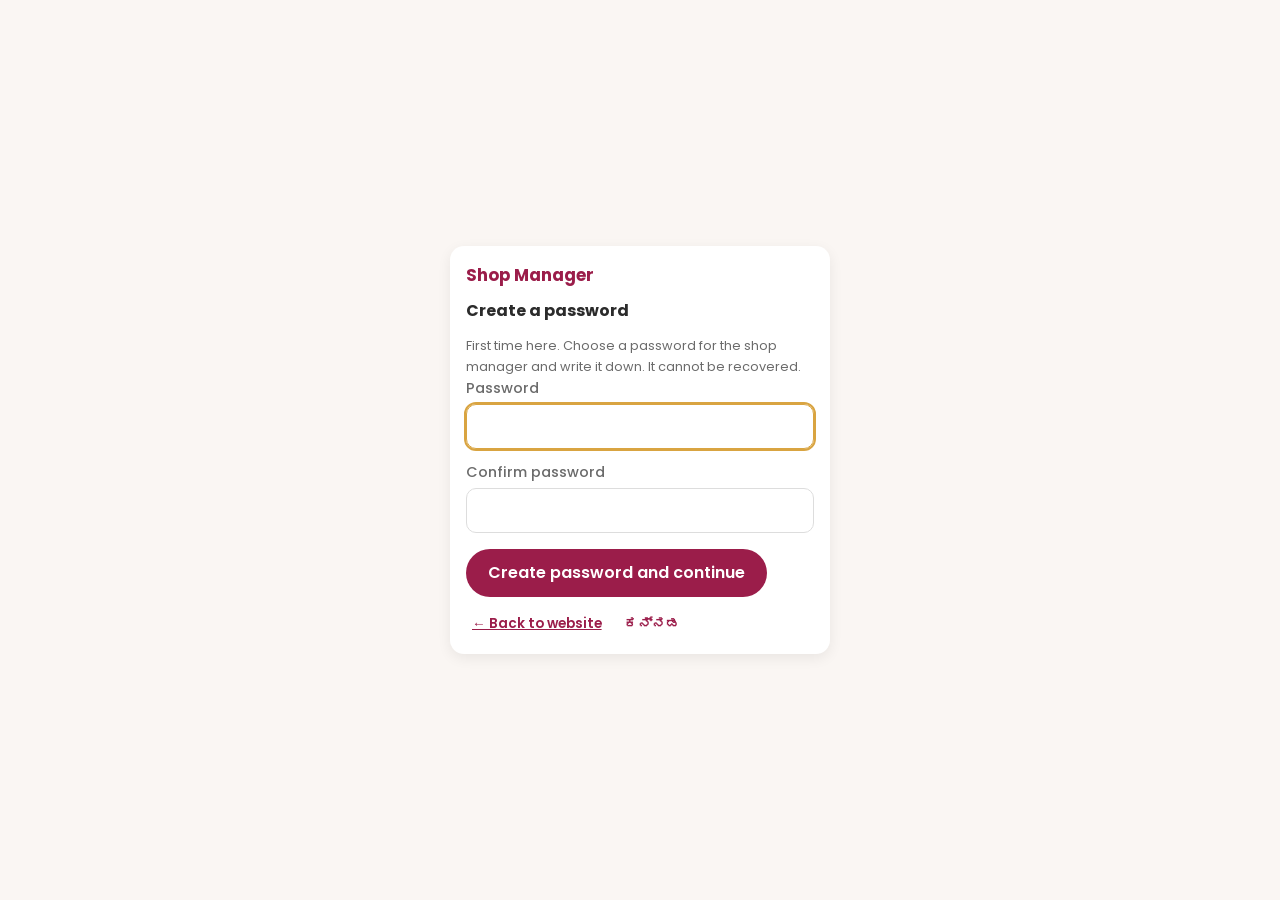
<file: login.html>
<!DOCTYPE html>
<html lang="en">
<head>
  <meta charset="UTF-8" />
  <meta name="viewport" content="width=device-width, initial-scale=1.0" />
  <meta name="robots" content="noindex, nofollow" />
  <title>Owner Login</title>
  <link rel="preconnect" href="https://fonts.googleapis.com" />
  <link rel="preconnect" href="https://fonts.gstatic.com" crossorigin />
  <link href="https://fonts.googleapis.com/css2?family=Noto+Sans+Kannada:wght@400;600;700&family=Poppins:wght@400;500;600&display=swap" rel="stylesheet" />
  <link rel="stylesheet" href="admin.css" />
</head>
<body>

  <div class="lock">
    <form id="loginForm" class="card" autocomplete="off">
      <h2 id="loginShop">Shop Manager</h2>
      <p id="loginSub"><strong></strong></p>
      <p id="loginHelp" class="muted" hidden></p>

      <label><span data-i18n="login.password">Password</span>
        <input id="loginPassword" type="password" required autocomplete="current-password" /></label>
      <label id="confirmWrap" hidden><span data-i18n="login.confirm">Confirm password</span>
        <input id="loginConfirm" type="password" autocomplete="new-password" /></label>

      <button id="loginBtn" class="btn" type="submit">Log in</button>
      <p id="loginError" class="error" hidden></p>
      <p id="loginForgot" class="muted"></p>

      <div class="btn-row">
        <a class="link" href="index.html" data-i18n="login.back">← Back to website</a>
        <button id="langBtn" class="link" type="button">ಕನ್ನಡ</button>
      </div>
    </form>
  </div>

  <script src="auth.js"></script>
  <script src="login.js"></script>
</body>
</html>
</file>
<file: admin.css>
:root {
  --primary: #9b1d4a;
  --primary-dark: #7a1439;
  --accent: #d9a441;
  --bg: #faf6f3;
  --card: #ffffff;
  --text: #2b2b2b;
  --muted: #6b6b6b;
  --ok: #1b8a4b;
  --warn: #c77700;
  --bad: #c62828;
  --radius: 14px;
  --shadow: 0 4px 14px rgba(0, 0, 0, 0.07);
}

* { box-sizing: border-box; margin: 0; padding: 0; }
[hidden] { display: none !important; }

body {
  font-family: "Poppins", sans-serif;
  background: var(--bg);
  color: var(--text);
  line-height: 1.6;
  padding-bottom: 84px;
}
body.kn { font-family: "Noto Sans Kannada", "Poppins", sans-serif; line-height: 1.8; }

/* TOP BAR */
.top {
  position: sticky; top: 0; z-index: 50;
  display: flex; align-items: center; justify-content: space-between; gap: 10px; flex-wrap: wrap;
  background: var(--primary); color: #fff; padding: 12px 16px;
}
.top h1 { font-size: 1.15rem; }
.top-actions { display: flex; gap: 8px; }
.chip {
  background: rgba(255, 255, 255, 0.18); color: #fff; border: 1px solid rgba(255, 255, 255, 0.5);
  border-radius: 999px; padding: 6px 14px; font: inherit; font-size: 0.85rem; cursor: pointer;
}
.chip.on { background: #fff; color: var(--primary); }

.banner {
  background: var(--bad); color: #fff; padding: 10px 16px; font-weight: 600; cursor: pointer; text-align: center;
}

main { width: min(720px, 100%); margin: 0 auto; padding: 16px; }
.tab { display: none; }
.tab.active { display: block; }

/* CARDS & FORMS */
.card {
  background: var(--card); border-radius: var(--radius); box-shadow: var(--shadow);
  padding: 16px; margin-bottom: 16px;
}
.card h2 { font-size: 1.05rem; color: var(--primary); margin-bottom: 10px; }
label { display: block; margin-bottom: 12px; font-size: 0.9rem; font-weight: 500; }
label span { display: block; margin-bottom: 4px; color: var(--muted); }
input, select {
  width: 100%; padding: 10px 12px; border: 1px solid #ddd; border-radius: 10px;
  font: inherit; background: #fff; color: var(--text);
}
input:focus, select:focus { outline: 2px solid var(--accent); border-color: var(--accent); }
.two { display: grid; grid-template-columns: 1fr 1fr; gap: 12px; }
.search { margin-bottom: 14px; }
.muted { color: var(--muted); font-size: 0.9rem; }

.btn-row { display: flex; gap: 10px; flex-wrap: wrap; margin-top: 6px; }
.btn {
  display: inline-block; background: var(--primary); color: #fff; border: none; border-radius: 999px;
  padding: 11px 22px; font: inherit; font-weight: 600; cursor: pointer; text-align: center;
}
.btn:hover { background: var(--primary-dark); }
.btn-light { background: #f0e6e9; color: var(--primary); }
.btn-light:hover { background: #e6d6db; }
.card > .btn { margin-top: 4px; }

.link {
  background: none; border: none; font: inherit; font-size: 0.85rem; font-weight: 600;
  color: var(--primary); cursor: pointer; padding: 4px 6px;
}
.link.danger { color: var(--bad); }

/* HOME STATS */
.stats { display: grid; grid-template-columns: 1fr 1fr; gap: 12px; margin-bottom: 16px; }
.stat {
  background: var(--card); border-radius: var(--radius); box-shadow: var(--shadow);
  padding: 14px; display: flex; flex-direction: column; gap: 2px;
}
.stat-label { font-size: 0.8rem; color: var(--muted); }
.stat strong { font-size: 1.4rem; color: var(--primary); }

/* LIST ROWS */
.row {
  display: flex; align-items: center; justify-content: space-between; gap: 10px;
  padding: 12px 0; border-bottom: 1px solid #f0eaee;
}
.row:last-child { border-bottom: none; }
.row-main { display: flex; flex-direction: column; min-width: 0; flex: 1; }
.row-main strong { overflow-wrap: anywhere; }
.row-side { display: flex; flex-direction: column; align-items: flex-end; gap: 2px; }
.row-actions { display: flex; flex-wrap: wrap; gap: 2px; margin-top: 4px; }
.empty { color: var(--muted); padding: 8px 0; }

.item {
  background: var(--card); border-radius: var(--radius); box-shadow: var(--shadow);
  padding: 14px; margin-bottom: 12px; border-left: 5px solid var(--ok);
}
.item.low { border-left-color: var(--warn); }
.item.out { border-left-color: var(--bad); }
.item-head { display: flex; justify-content: space-between; align-items: flex-start; gap: 10px; }
.badge {
  font-size: 0.78rem; font-weight: 600; padding: 3px 10px; border-radius: 999px; white-space: nowrap;
  background: #e3f4ea; color: var(--ok);
}
.badge.warn { background: #fff0d9; color: var(--warn); }
.badge.bad { background: #fde3e3; color: var(--bad); }

/* BILLS */
.preview { width: 100%; max-height: 260px; object-fit: contain; border-radius: 10px; margin-bottom: 12px; background: #f3eded; }
.bill { display: flex; align-items: center; gap: 12px; padding: 10px 0; border-bottom: 1px solid #f0eaee; }
.bill:last-child { border-bottom: none; }
.thumb {
  width: 64px; height: 64px; object-fit: cover; border-radius: 10px; background: #f3eded; cursor: pointer; flex: none;
}
.bill .row-main span { display: block; }

/* BOTTOM NAV */
.bottom-nav {
  position: fixed; left: 0; right: 0; bottom: 0; z-index: 60; display: flex;
  background: #fff; box-shadow: 0 -2px 12px rgba(0, 0, 0, 0.1);
}
.nav-btn {
  flex: 1; padding: 16px 2px; background: none; border: none; font: inherit; font-size: 0.82rem; font-weight: 600;
  color: var(--muted); cursor: pointer; border-top: 3px solid transparent;
}
.nav-btn.active { color: var(--primary); border-top-color: var(--primary); }

/* VIEWER + TOAST */
.viewer {
  position: fixed; inset: 0; z-index: 100; background: rgba(0, 0, 0, 0.92);
  display: flex; flex-direction: column; align-items: center; gap: 12px; padding: 16px; overflow: auto;
}
.viewer img { max-width: 100%; max-height: 80vh; object-fit: contain; }
.viewer p { color: #fff; }
/* REPORTS (on screen) */
.report {
  background: #fff; border-radius: var(--radius); box-shadow: var(--shadow);
  padding: 16px; overflow-x: auto; margin-bottom: 16px;
}
.r-head { text-align: center; margin-bottom: 14px; }
.r-head h2 { color: var(--primary); font-size: 1.3rem; }
.r-head h3 { font-size: 1rem; margin-top: 2px; }
.r-small { font-size: 0.8rem; color: var(--muted); }
.report h4 {
  margin: 18px 0 8px; color: var(--primary); font-size: 0.95rem;
  border-bottom: 2px solid var(--accent); padding-bottom: 3px;
}
.r-sum { display: grid; grid-template-columns: repeat(auto-fit, minmax(150px, 1fr)); gap: 8px; margin-top: 6px; }
.r-sum div { background: #faf6f3; border-radius: 10px; padding: 8px 10px; display: flex; flex-direction: column; }
.r-sum span { font-size: 0.75rem; color: var(--muted); }
.r-sum strong { font-size: 1.05rem; }
.rtable { width: 100%; border-collapse: collapse; font-size: 0.82rem; margin-top: 6px; }
.rtable th, .rtable td { padding: 6px 8px; border-bottom: 1px solid #eee; }
.rtable th { background: #f6ecef; text-align: left; font-weight: 600; }
.rtable .r { text-align: right; }
.rtable tfoot td { font-weight: 700; border-top: 2px solid var(--primary); }
.r-none { color: var(--muted); font-size: 0.85rem; margin-top: 6px; }

/* REPORTS (when printed or saved as PDF) */
@media print {
  @page { size: A4; margin: 14mm; }
  .top, .banner, .bottom-nav, .toast, .viewer, .no-print { display: none !important; }
  body { background: #fff; padding: 0; color: #000; }
  main { width: 100%; padding: 0; }
  .report { box-shadow: none; padding: 0; overflow: visible; margin: 0; }
  .rtable { font-size: 9.5pt; }
  .rtable thead { display: table-header-group; }
  .rtable tr { page-break-inside: avoid; }
  .report h4 { page-break-after: avoid; }
  * { -webkit-print-color-adjust: exact; print-color-adjust: exact; }
}

/* LOCK SCREEN */
.lock {
  position: fixed; inset: 0; z-index: 200; background: var(--bg); overflow: auto;
  display: flex; align-items: center; justify-content: center; padding: 16px;
}
.lock .card { width: min(380px, 100%); margin: 0; }
.lock .muted { margin-top: 12px; font-size: 0.8rem; }
.error { color: var(--bad); font-weight: 600; margin-top: 10px; }

.toast {
  position: fixed; left: 50%; bottom: 96px; transform: translateX(-50%); z-index: 120;
  background: #2b2b2b; color: #fff; padding: 10px 18px; border-radius: 999px; max-width: 92%;
  text-align: center; font-size: 0.9rem; box-shadow: var(--shadow);
}
</file>
<file: style.css>
:root {
  --primary: #9b1d4a;      /* deep rose - change to match the shop's brand */
  --primary-dark: #7a1439;
  --accent: #d9a441;       /* gold */
  --bg: #ffffff;
  --bg-alt: #fbf4f0;
  --text: #2b2b2b;
  --muted: #6b6b6b;
  --radius: 14px;
  --shadow: 0 6px 20px rgba(0, 0, 0, 0.08);
}

* { box-sizing: border-box; margin: 0; padding: 0; }
html { scroll-behavior: smooth; }

body {
  font-family: "Poppins", sans-serif;
  color: var(--text);
  background: var(--bg);
  line-height: 1.7;
}
/* Kannada needs a Kannada font and slightly more line height */
body.kn { font-family: "Noto Sans Kannada", "Poppins", sans-serif; line-height: 1.9; }

h1, h2, h3 { font-family: "Playfair Display", serif; line-height: 1.3; }
body.kn h1, body.kn h2, body.kn h3 { font-family: "Noto Sans Kannada", serif; }

a { color: inherit; text-decoration: none; }
ul { list-style: none; }

.container { width: min(1100px, 92%); margin: 0 auto; }

/* HEADER */
.header {
  position: sticky; top: 0; z-index: 100;
  background: #fff; box-shadow: 0 2px 10px rgba(0,0,0,.06);
}
.header-inner { display: flex; align-items: center; justify-content: space-between; padding: 14px 0; }
.logo { font-family: "Playfair Display", serif; font-size: 1.5rem; font-weight: 700; color: var(--primary); }
body.kn .logo { font-family: "Noto Sans Kannada", sans-serif; }

.nav { display: flex; gap: 26px; }
.nav a { font-weight: 500; transition: color .2s; }
.nav a:hover { color: var(--primary); }

.header-actions { display: flex; align-items: center; gap: 12px; }
.lang-btn {
  background: var(--primary); color: #fff; border: none;
  padding: 8px 18px; border-radius: 999px; cursor: pointer;
  font-size: .95rem; font-weight: 600; font-family: inherit; transition: background .2s;
}
.lang-btn:hover { background: var(--primary-dark); }
.menu-btn { display: none; background: none; border: none; font-size: 1.7rem; cursor: pointer; color: var(--text); }

/* HERO */
.hero {
  min-height: 80vh; display: flex; align-items: center; text-align: center; color: #fff;
  background:
    linear-gradient(rgba(60,10,30,.65), rgba(60,10,30,.65)),
    linear-gradient(135deg, #9b1d4a, #d9a441);
  /* To use a real photo: replace the second gradient with url('images/hero.jpg') center/cover */
}
.hero-inner { padding: 60px 0; }
.hero h1 { font-size: clamp(2rem, 5vw, 3.4rem); margin-bottom: 16px; }
.hero p { font-size: 1.15rem; max-width: 620px; margin: 0 auto 30px; opacity: .95; }
.hero-buttons { display: flex; gap: 14px; justify-content: center; flex-wrap: wrap; }

.btn {
  display: inline-block; padding: 12px 28px; border-radius: 999px;
  font-weight: 600; border: 2px solid transparent; transition: all .2s;
}
.btn-primary { background: var(--accent); color: #2b2b2b; }
.btn-primary:hover { background: #c4912f; }
.btn-outline { border-color: #fff; color: #fff; }
.btn-outline:hover { background: #fff; color: var(--primary); }
.btn-whatsapp { background: #25d366; color: #fff; margin-top: 18px; }
.btn-whatsapp:hover { background: #1ebe5b; }

/* SECTIONS */
.section { padding: 80px 0; }
.section-alt { background: var(--bg-alt); }
.section-title { text-align: center; font-size: 2rem; color: var(--primary); margin-bottom: 40px; }
.section-title.left { text-align: left; }

.grid { display: grid; grid-template-columns: repeat(auto-fit, minmax(230px, 1fr)); gap: 26px; }
.grid-3 { grid-template-columns: repeat(auto-fit, minmax(280px, 1fr)); }

.card { background: #fff; border-radius: var(--radius); box-shadow: var(--shadow); padding-bottom: 20px; text-align: center; overflow: hidden; transition: transform .25s; }
.card:hover { transform: translateY(-6px); }
.card h3 { margin: 16px 0 4px; font-size: 1.25rem; }
.card p { color: var(--muted); padding: 0 16px; font-size: .95rem; }
.card-img { height: 230px; background-size: cover; background-position: center; }
/* Placeholder colours - replace with real photos */
.img1 { background-image: linear-gradient(135deg, #c2185b, #f48fb1); }
.img2 { background-image: linear-gradient(135deg, #00897b, #80cbc4); }
.img3 { background-image: linear-gradient(135deg, #6a1b9a, #ce93d8); }
.img4 { background-image: linear-gradient(135deg, #f9a825, #ffe082); }

/* ABOUT */
.about { display: grid; grid-template-columns: 1fr 1fr; gap: 50px; align-items: center; }
.about-img { height: 360px; border-radius: var(--radius); box-shadow: var(--shadow); background: linear-gradient(135deg, #9b1d4a, #d9a441); background-size: cover; background-position: center; }
.features { margin-top: 18px; }
.features li { padding-left: 28px; position: relative; margin-bottom: 8px; }
.features li::before { content: "✓"; position: absolute; left: 0; color: var(--primary); font-weight: 700; }

/* REVIEWS */
.review { background: #fff; padding: 28px; border-radius: var(--radius); box-shadow: var(--shadow); border-top: 4px solid var(--accent); }
.review cite { display: block; margin-top: 14px; font-weight: 600; color: var(--primary); font-style: normal; }

/* CONTACT */
.contact { display: grid; grid-template-columns: 1fr 1fr; gap: 40px; }
.contact-info h4 { margin-top: 18px; color: var(--primary); }
.map iframe { width: 100%; height: 100%; min-height: 320px; border: 0; border-radius: var(--radius); box-shadow: var(--shadow); }

/* FOOTER */
.footer { background: #2b1520; color: #e8dfe3; text-align: center; padding: 22px 0; font-size: .9rem; }

/* MOBILE */
@media (max-width: 800px) {
  .menu-btn { display: block; }
  .nav {
    display: none; position: absolute; top: 100%; left: 0; right: 0;
    flex-direction: column; gap: 0; background: #fff; box-shadow: 0 8px 14px rgba(0,0,0,.08);
  }
  .nav.open { display: flex; }
  .nav a { padding: 14px 4%; border-top: 1px solid #eee; }
  .about, .contact { grid-template-columns: 1fr; }
  .section { padding: 56px 0; }
}
</file>
